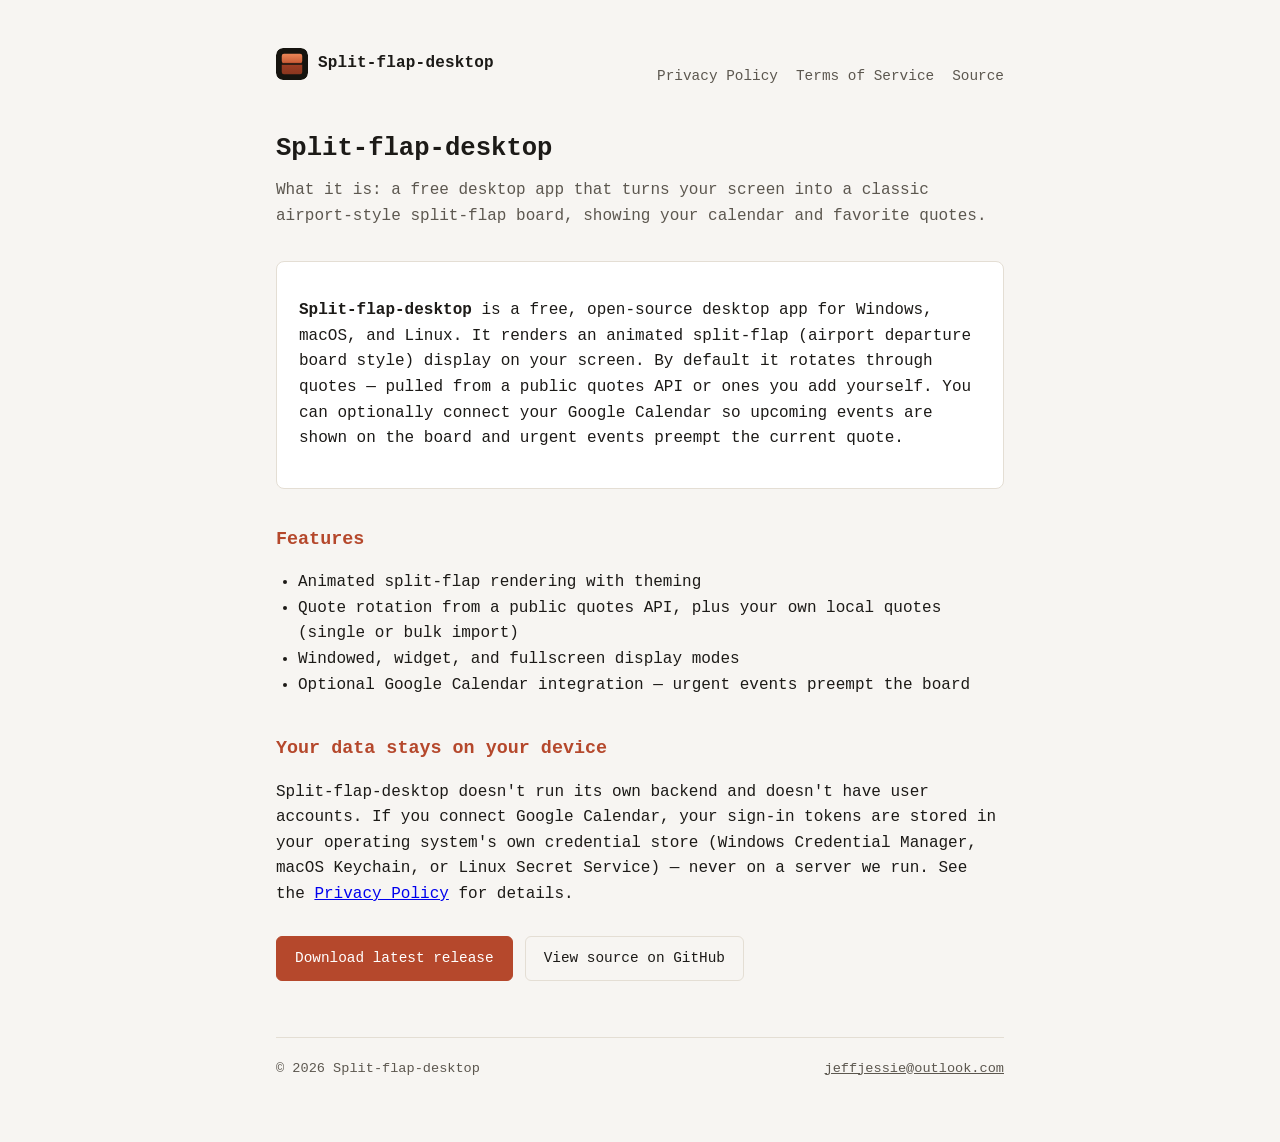
<file: index.html>
<!doctype html>
<html lang="en">
<head>
<meta charset="utf-8">
<meta name="viewport" content="width=device-width, initial-scale=1">
<title>Split-flap-desktop</title>
<meta name="description" content="Split-flap-desktop turns your screen into a classic airport-style split-flap board showing your calendar and favorite quotes.">
<link rel="icon" type="image/png" href="assets/favicon-32.png">
<link rel="apple-touch-icon" href="assets/apple-touch-icon.png">
<link rel="stylesheet" href="styles.css">
</head>
<body>
<div class="page">
  <header class="site-header">
    <a class="brand" href="index.html">
      <img class="split-flap-mark" src="assets/logo.svg" width="32" height="32" alt="">
      <span class="brand-name">Split-flap-desktop</span>
    </a>
    <nav class="site-nav">
      <a href="privacy.html">Privacy Policy</a>
      <a href="terms.html">Terms of Service</a>
      <a href="https://github.com/J3ffJessie/split-flap-board">Source</a>
    </nav>
  </header>

  <main>
    <h1>Split-flap-desktop</h1>
    <p class="tagline">What it is: a free desktop app that turns your screen into a classic
    airport-style split-flap board, showing your calendar and favorite quotes.</p>

    <div class="card">
      <p><strong>Split-flap-desktop</strong> is a free, open-source desktop app for Windows, macOS,
      and Linux. It renders an animated split-flap (airport departure board style) display on your
      screen. By default it rotates through quotes — pulled from a public quotes API or ones you add
      yourself. You can optionally connect your Google Calendar so upcoming events are shown on the
      board and urgent events preempt the current quote.</p>
    </div>

    <h2>Features</h2>
    <ul>
      <li>Animated split-flap rendering with theming</li>
      <li>Quote rotation from a public quotes API, plus your own local quotes (single or bulk import)</li>
      <li>Windowed, widget, and fullscreen display modes</li>
      <li>Optional Google Calendar integration — urgent events preempt the board</li>
    </ul>

    <h2>Your data stays on your device</h2>
    <p>Split-flap-desktop doesn't run its own backend and doesn't have user accounts. If you connect
    Google Calendar, your sign-in tokens are stored in your operating system's own credential store
    (Windows Credential Manager, macOS Keychain, or Linux Secret Service) — never on a server we run.
    See the <a href="privacy.html">Privacy Policy</a> for details.</p>

    <div class="cta-row">
      <a class="btn primary" href="https://github.com/J3ffJessie/split-flap-board/releases">Download latest release</a>
      <a class="btn secondary" href="https://github.com/J3ffJessie/split-flap-board">View source on GitHub</a>
    </div>
  </main>

  <footer class="site-footer">
    <span>&copy; 2026 Split-flap-desktop</span>
    <a href="mailto:jeffjessie@outlook.com">jeffjessie@outlook.com</a>
  </footer>
</div>
</body>
</html>
</file>
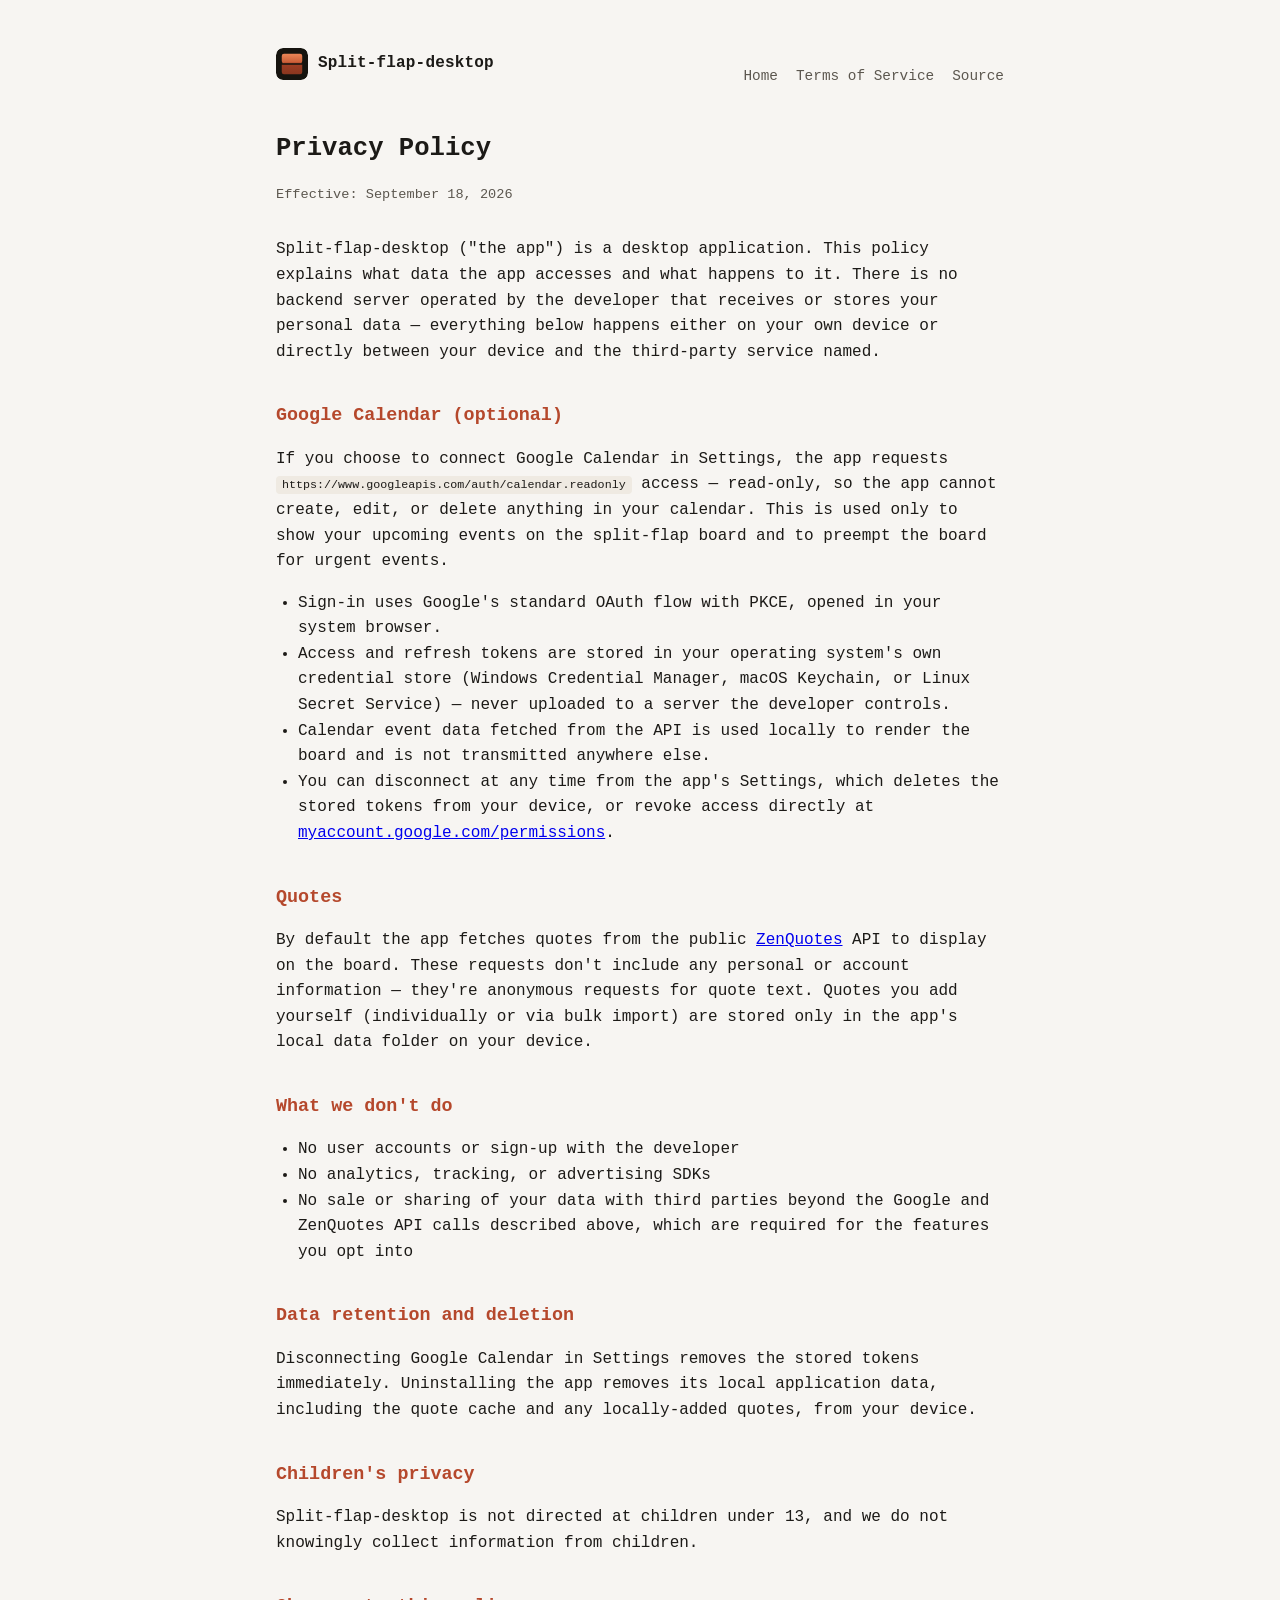
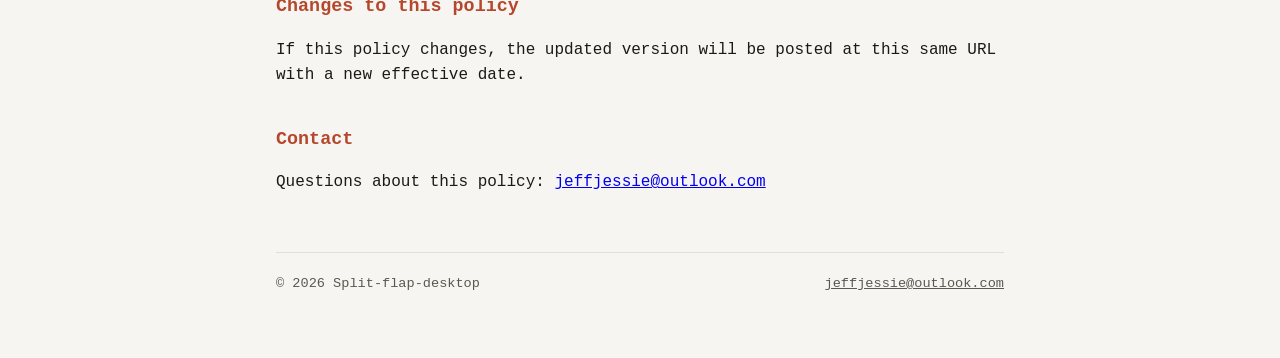
<file: privacy.html>
<!doctype html>
<html lang="en">
<head>
<meta charset="utf-8">
<meta name="viewport" content="width=device-width, initial-scale=1">
<title>Privacy Policy — Split-flap-desktop</title>
<meta name="description" content="Privacy Policy for the Split-flap-desktop desktop app.">
<link rel="icon" type="image/png" href="assets/favicon-32.png">
<link rel="apple-touch-icon" href="assets/apple-touch-icon.png">
<link rel="stylesheet" href="styles.css">
</head>
<body>
<div class="page">
  <header class="site-header">
    <a class="brand" href="index.html">
      <img class="split-flap-mark" src="assets/logo.svg" width="32" height="32" alt="">
      <span class="brand-name">Split-flap-desktop</span>
    </a>
    <nav class="site-nav">
      <a href="index.html">Home</a>
      <a href="terms.html">Terms of Service</a>
      <a href="https://github.com/J3ffJessie/split-flap-board">Source</a>
    </nav>
  </header>

  <main>
    <h1>Privacy Policy</h1>
    <p class="effective-date">Effective: September 18, 2026</p>

    <p>Split-flap-desktop ("the app") is a desktop application. This policy explains what data the
    app accesses and what happens to it. There is no backend server operated by the developer that
    receives or stores your personal data — everything below happens either on your own device or
    directly between your device and the third-party service named.</p>

    <h2>Google Calendar (optional)</h2>
    <p>If you choose to connect Google Calendar in Settings, the app requests
    <code>https://www.googleapis.com/auth/calendar.readonly</code> access — read-only, so the app
    cannot create, edit, or delete anything in your calendar. This is used only to show your upcoming
    events on the split-flap board and to preempt the board for urgent events.</p>
    <ul>
      <li>Sign-in uses Google's standard OAuth flow with PKCE, opened in your system browser.</li>
      <li>Access and refresh tokens are stored in your operating system's own credential store
        (Windows Credential Manager, macOS Keychain, or Linux Secret Service) — never uploaded to a
        server the developer controls.</li>
      <li>Calendar event data fetched from the API is used locally to render the board and is not
        transmitted anywhere else.</li>
      <li>You can disconnect at any time from the app's Settings, which deletes the stored tokens from
        your device, or revoke access directly at
        <a href="https://myaccount.google.com/permissions">myaccount.google.com/permissions</a>.</li>
    </ul>

    <h2>Quotes</h2>
    <p>By default the app fetches quotes from the public <a href="https://zenquotes.io">ZenQuotes</a>
    API to display on the board. These requests don't include any personal or account information —
    they're anonymous requests for quote text. Quotes you add yourself (individually or via bulk
    import) are stored only in the app's local data folder on your device.</p>

    <h2>What we don't do</h2>
    <ul>
      <li>No user accounts or sign-up with the developer</li>
      <li>No analytics, tracking, or advertising SDKs</li>
      <li>No sale or sharing of your data with third parties beyond the Google and ZenQuotes API calls
        described above, which are required for the features you opt into</li>
    </ul>

    <h2>Data retention and deletion</h2>
    <p>Disconnecting Google Calendar in Settings removes the stored tokens immediately. Uninstalling
    the app removes its local application data, including the quote cache and any locally-added
    quotes, from your device.</p>

    <h2>Children's privacy</h2>
    <p>Split-flap-desktop is not directed at children under 13, and we do not knowingly collect
    information from children.</p>

    <h2>Changes to this policy</h2>
    <p>If this policy changes, the updated version will be posted at this same URL with a new
    effective date.</p>

    <h2>Contact</h2>
    <p>Questions about this policy: <a href="mailto:jeffjessie@outlook.com">jeffjessie@outlook.com</a></p>
  </main>

  <footer class="site-footer">
    <span>&copy; 2026 Split-flap-desktop</span>
    <a href="mailto:jeffjessie@outlook.com">jeffjessie@outlook.com</a>
  </footer>
</div>
</body>
</html>
</file>
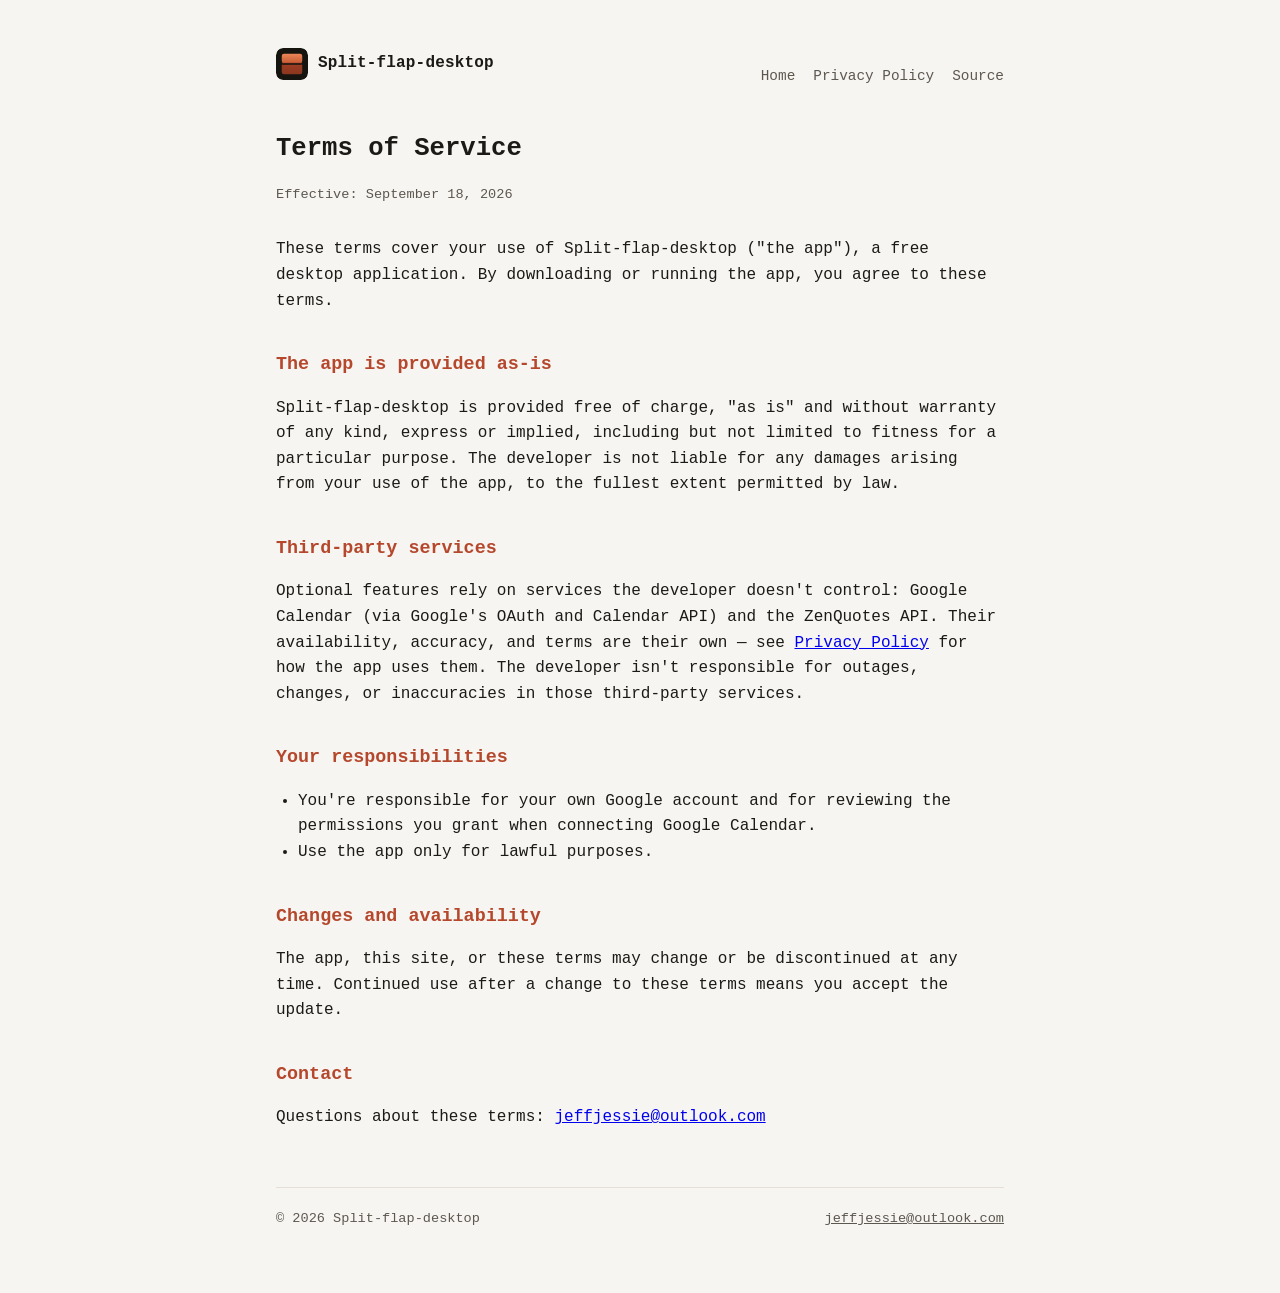
<file: terms.html>
<!doctype html>
<html lang="en">
<head>
<meta charset="utf-8">
<meta name="viewport" content="width=device-width, initial-scale=1">
<title>Terms of Service — Split-flap-desktop</title>
<meta name="description" content="Terms of Service for the Split-flap-desktop desktop app.">
<link rel="icon" type="image/png" href="assets/favicon-32.png">
<link rel="apple-touch-icon" href="assets/apple-touch-icon.png">
<link rel="stylesheet" href="styles.css">
</head>
<body>
<div class="page">
  <header class="site-header">
    <a class="brand" href="index.html">
      <img class="split-flap-mark" src="assets/logo.svg" width="32" height="32" alt="">
      <span class="brand-name">Split-flap-desktop</span>
    </a>
    <nav class="site-nav">
      <a href="index.html">Home</a>
      <a href="privacy.html">Privacy Policy</a>
      <a href="https://github.com/J3ffJessie/split-flap-board">Source</a>
    </nav>
  </header>

  <main>
    <h1>Terms of Service</h1>
    <p class="effective-date">Effective: September 18, 2026</p>

    <p>These terms cover your use of Split-flap-desktop ("the app"), a free desktop application. By
    downloading or running the app, you agree to these terms.</p>

    <h2>The app is provided as-is</h2>
    <p>Split-flap-desktop is provided free of charge, "as is" and without warranty of any kind,
    express or implied, including but not limited to fitness for a particular purpose. The developer
    is not liable for any damages arising from your use of the app, to the fullest extent permitted
    by law.</p>

    <h2>Third-party services</h2>
    <p>Optional features rely on services the developer doesn't control: Google Calendar (via Google's
    OAuth and Calendar API) and the ZenQuotes API. Their availability, accuracy, and terms are their
    own — see <a href="privacy.html">Privacy Policy</a> for how the app uses them. The developer isn't
    responsible for outages, changes, or inaccuracies in those third-party services.</p>

    <h2>Your responsibilities</h2>
    <ul>
      <li>You're responsible for your own Google account and for reviewing the permissions you grant
        when connecting Google Calendar.</li>
      <li>Use the app only for lawful purposes.</li>
    </ul>

    <h2>Changes and availability</h2>
    <p>The app, this site, or these terms may change or be discontinued at any time. Continued use
    after a change to these terms means you accept the update.</p>

    <h2>Contact</h2>
    <p>Questions about these terms: <a href="mailto:jeffjessie@outlook.com">jeffjessie@outlook.com</a></p>
  </main>

  <footer class="site-footer">
    <span>&copy; 2026 Split-flap-desktop</span>
    <a href="mailto:jeffjessie@outlook.com">jeffjessie@outlook.com</a>
  </footer>
</div>
</body>
</html>
</file>
<file: styles.css>
:root {
  --bg: #f7f5f2;
  --surface: #ffffff;
  --text: #1c1a17;
  --text-muted: #5c574f;
  --accent: #b5482c;
  --accent-contrast: #ffffff;
  --border: #e4ded4;
  --code-bg: #efeae2;
  --max-width: 760px;
}

@media (prefers-color-scheme: dark) {
  :root:not([data-theme="light"]) {
    --bg: #16140f;
    --surface: #1f1c16;
    --text: #ece7dd;
    --text-muted: #a89f8f;
    --accent: #e0733f;
    --accent-contrast: #16140f;
    --border: #332f26;
    --code-bg: #26221b;
  }
}

:root[data-theme="dark"] {
  --bg: #16140f;
  --surface: #1f1c16;
  --text: #ece7dd;
  --text-muted: #a89f8f;
  --accent: #e0733f;
  --accent-contrast: #16140f;
  --border: #332f26;
  --code-bg: #26221b;
}

* {
  box-sizing: border-box;
}

html {
  -webkit-text-size-adjust: 100%;
}

body {
  margin: 0;
  background: var(--bg);
  color: var(--text);
  font-family: "Iosevka Term", "JetBrains Mono", "SFMono-Regular", Menlo, Consolas, monospace;
  line-height: 1.6;
  -webkit-font-smoothing: antialiased;
}

.page {
  max-width: var(--max-width);
  margin: 0 auto;
  padding: 48px 16px 64px;
}

.brand {
  display: inline-flex;
  align-items: center;
  gap: 10px;
  color: var(--text);
  text-decoration: none;
}

.split-flap-mark {
  display: block;
  border-radius: 7px;
}

.brand-name {
  font-weight: 700;
  letter-spacing: 0.01em;
}

header.site-header {
  display: flex;
  align-items: baseline;
  justify-content: space-between;
  gap: 16px;
  flex-wrap: wrap;
  margin-bottom: 40px;
}

nav.site-nav {
  display: flex;
  gap: 18px;
  font-size: 0.9rem;
}

nav.site-nav a {
  color: var(--text-muted);
  text-decoration: none;
  border-bottom: 1px solid transparent;
}

nav.site-nav a:hover,
nav.site-nav a:focus-visible {
  color: var(--accent);
  border-bottom-color: var(--accent);
}

h1 {
  font-size: 1.6rem;
  margin: 0 0 8px;
}

h2 {
  font-size: 1.15rem;
  margin: 36px 0 12px;
  color: var(--accent);
}

p, li {
  color: var(--text);
}

.tagline {
  color: var(--text-muted);
  font-size: 1rem;
  margin: 0 0 32px;
}

.effective-date {
  color: var(--text-muted);
  font-size: 0.85rem;
  margin-bottom: 32px;
}

.card {
  background: var(--surface);
  border: 1px solid var(--border);
  border-radius: 8px;
  padding: 20px 22px;
  margin-bottom: 16px;
}

.cta-row {
  display: flex;
  gap: 12px;
  flex-wrap: wrap;
  margin: 28px 0 8px;
}

.btn {
  display: inline-block;
  padding: 10px 18px;
  border-radius: 6px;
  text-decoration: none;
  font-size: 0.9rem;
  border: 1px solid var(--border);
}

.btn.primary {
  background: var(--accent);
  color: var(--accent-contrast);
  border-color: var(--accent);
}

.btn.secondary {
  color: var(--text);
}

code {
  background: var(--code-bg);
  border-radius: 4px;
  padding: 2px 6px;
  font-size: 0.9em;
}

ul {
  padding-left: 22px;
}

footer.site-footer {
  margin-top: 56px;
  padding-top: 20px;
  border-top: 1px solid var(--border);
  color: var(--text-muted);
  font-size: 0.85rem;
  display: flex;
  justify-content: space-between;
  flex-wrap: wrap;
  gap: 10px;
}

footer.site-footer a {
  color: var(--text-muted);
}

@media (max-width: 480px) {
  .page {
    padding: 32px 16px 48px;
  }
  h1 {
    font-size: 1.35rem;
  }
}
</file>
